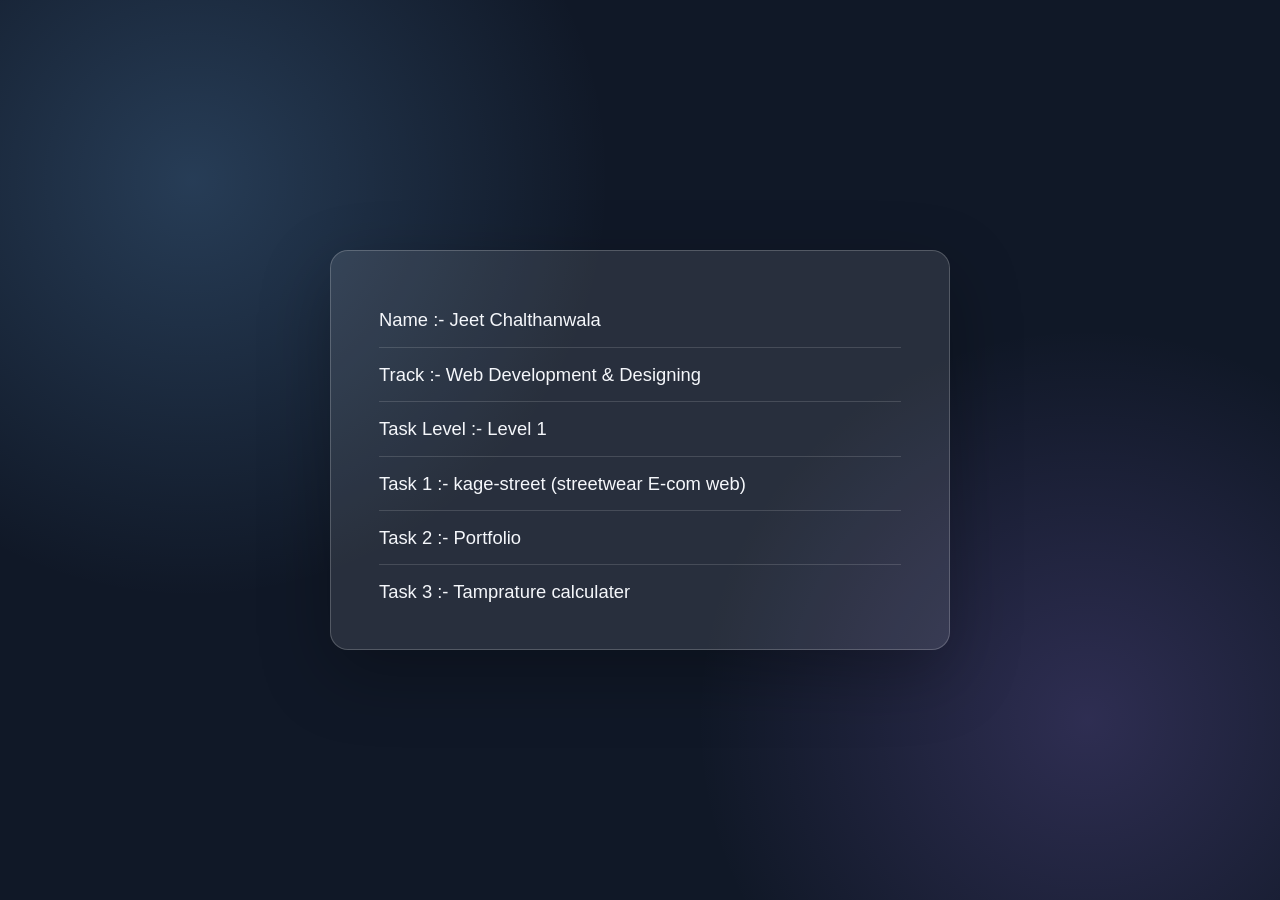
<file: Profile/index.html>
<!DOCTYPE html>
<html lang="en">

<head>
	<meta charset="UTF-8">
	<meta name="viewport" content="width=device-width, initial-scale=1.0">
	<meta name="description" content="Jeet Chalthanwala's Level 1 web development and designing task portfolio.">
	<title>Jeet Chalthanwala | Web Development &amp; Designing</title>
	<link rel="preconnect" href="https://fonts.googleapis.com">
	<link rel="preconnect" href="https://fonts.gstatic.com" crossorigin>
	<link href="https://fonts.googleapis.com/css2?family=DM+Mono:wght@400;500&family=Manrope:wght@400;500;600;700;800&display=swap" rel="stylesheet">
	<link rel="stylesheet" href="css/style.css">
</head>

<body>
	<main class="profile">
		<p>Name :- Jeet Chalthanwala</p>
		<p>Track :- Web Development &amp; Designing</p>
		<p>Task Level :- Level 1</p>
		<p>Task 1 :- kage-street (streetwear E-com web)</p>
		<p>Task 2 :- Portfolio</p>
		<p>Task 3 :- Tamprature calculater</p>
	</main>
</body>

</html>
</file>
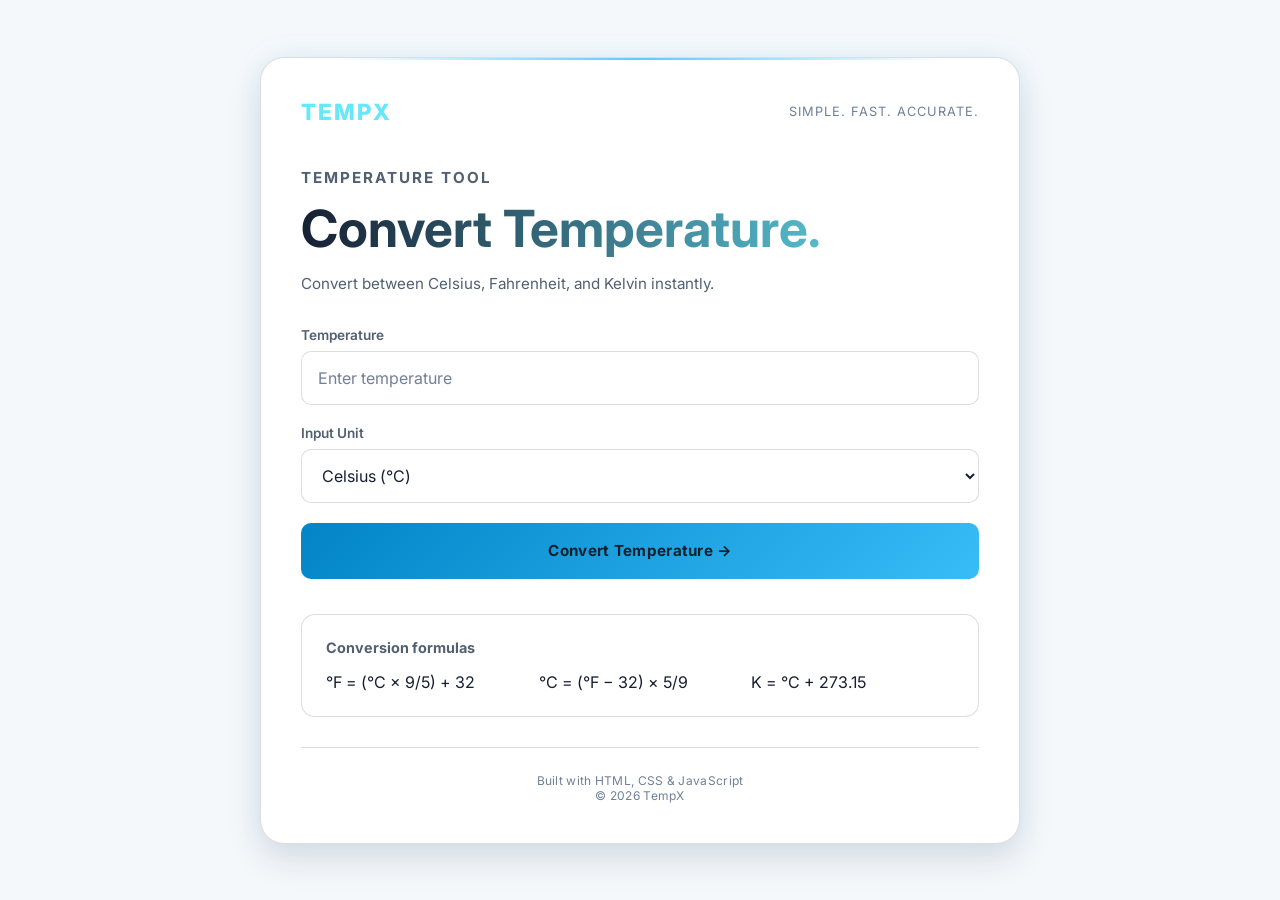
<file: tamp L1-T3/index.html>
<!DOCTYPE html>
<html lang="en">

<head>

    <meta charset="UTF-8">

    <meta
        name="viewport"
        content="width=device-width, initial-scale=1.0"
    >

    <meta
        name="description"
        content="TempX - A simple and accurate temperature converter."
    >

    <title>TempX | Temperature Converter</title>


    <!-- Google Font -->

    <link rel="preconnect" href="https://fonts.googleapis.com">

    <link
        rel="preconnect"
        href="https://fonts.gstatic.com"
        crossorigin
    >

    <link
        href="https://fonts.googleapis.com/css2?family=Inter:wght@400;500;600;700;800&display=swap"
        rel="stylesheet"
    >


    <!-- CSS -->

    <link
        rel="stylesheet"
        href="css/style.css"
    >

</head>


<body>


    <main class="page">


        <section class="converter-card">


            <header class="converter-header">

                <div class="logo">
                    TEMP<span>X</span>
                </div>

                <p class="tagline">
                    Simple. Fast. Accurate.
                </p>

            </header>



            <div class="intro">

                <p class="eyebrow">
                    TEMPERATURE TOOL
                </p>

                <h1>
                    Convert
                    <span>Temperature.</span>
                </h1>

                <p>
                    Convert between Celsius, Fahrenheit,
                    and Kelvin instantly.
                </p>

            </div>



            <form
                id="temperatureForm"
                class="converter-form"
            >


                <div class="form-group">

                    <label for="temperature">
                        Temperature
                    </label>

                    <input
                        type="number"
                        id="temperature"
                        name="temperature"
                        placeholder="Enter temperature"
                        step="any"
                        autocomplete="off"
                    >

                </div>



                <div class="form-group">

                    <label for="inputUnit">
                        Input Unit
                    </label>

                    <select
                        id="inputUnit"
                        name="inputUnit"
                    >

                        <option value="celsius">
                            Celsius (°C)
                        </option>

                        <option value="fahrenheit">
                            Fahrenheit (°F)
                        </option>

                        <option value="kelvin">
                            Kelvin (K)
                        </option>

                    </select>

                </div>



                <div
                    id="errorMessage"
                    class="error-message"
                    role="alert"
                    aria-live="polite"
                >
                </div>



                <button
                    type="submit"
                    id="convertButton"
                    class="convert-button"
                >
                    Convert Temperature
                    <span>→</span>
                </button>

            </form>



            <section
                id="results"
                class="results"
                aria-live="polite"
            >

                <div class="results-header">

                    <p class="eyebrow">
                        CONVERSION RESULTS
                    </p>

                    <p id="resultSummary">
                        Enter a temperature to begin.
                    </p>

                </div>



                <div class="result-grid">


                    <article
                        id="celsiusResult"
                        class="result-card"
                    >

                        <div class="result-icon">
                            °C
                        </div>

                        <div>

                            <p>
                                Celsius
                            </p>

                            <h2>
                                <span class="result-value">
                                    —
                                </span>

                                <small>
                                    °C
                                </small>
                            </h2>

                        </div>

                    </article>



                    <article
                        id="fahrenheitResult"
                        class="result-card"
                    >

                        <div class="result-icon">
                            °F
                        </div>

                        <div>

                            <p>
                                Fahrenheit
                            </p>

                            <h2>
                                <span class="result-value">
                                    —
                                </span>

                                <small>
                                    °F
                                </small>
                            </h2>

                        </div>

                    </article>



                    <article
                        id="kelvinResult"
                        class="result-card"
                    >

                        <div class="result-icon">
                            K
                        </div>

                        <div>

                            <p>
                                Kelvin
                            </p>

                            <h2>
                                <span class="result-value">
                                    —
                                </span>

                                <small>
                                    K
                                </small>
                            </h2>

                        </div>

                    </article>

                </div>

            </section>



            <section class="formula-section">

                <p class="formula-title">
                    Conversion formulas
                </p>


                <div class="formulas">

                    <span>
                        °F = (°C × 9/5) + 32
                    </span>

                    <span>
                        °C = (°F − 32) × 5/9
                    </span>

                    <span>
                        K = °C + 273.15
                    </span>

                </div>

            </section>



            <footer class="converter-footer">

                <p>
                    Built with HTML, CSS & JavaScript
                </p>

                <p>
                    © 2026 TempX
                </p>

            </footer>

        </section>

    </main>



    <script src="js/script.js"></script>

</body>

</html>
</file>
<file: Profile/css/style.css>
* {
	box-sizing: border-box;
	margin: 0;
	padding: 0;
}

body {
	align-items: center;
	background:
		radial-gradient(circle at 15% 20%, rgba(120, 191, 255, 0.22), transparent 32%),
		radial-gradient(circle at 85% 80%, rgba(168, 133, 255, 0.2), transparent 30%),
		#101827;
	color: #f5f7fb;
	display: flex;
	font-family: Arial, sans-serif;
	justify-content: center;
	line-height: 1.6;
	min-height: 100vh;
}

.profile {
	background: rgba(255, 255, 255, 0.1);
	border: 1px solid rgba(255, 255, 255, 0.2);
	border-radius: 18px;
	box-shadow: 0 24px 70px rgba(0, 0, 0, 0.28);
	margin: 24px;
	max-width: 620px;
	padding: 42px 48px;
	width: min(100% - 48px, 620px);
}

.profile p {
	border-bottom: 1px solid rgba(255, 255, 255, 0.14);
	font-size: clamp(1rem, 2vw, 1.15rem);
	padding: 12px 0;
}

.profile p:last-child {
	border-bottom: 0;
	padding-bottom: 0;
}

@media (max-width: 520px) {
	.profile {
		padding: 28px 24px;
	}
}
</file>
<file: tamp L1-T3/css/style.css>
/* TempX - Temperature Converter */

/* Reset */

* {
    margin: 0;
    padding: 0;
    box-sizing: border-box;
}

:root {
    --bg-primary: #f4f8fb;
    --bg-secondary: #ffffff;
    --card-bg: #ffffff;
    --card-light: #eef6fa;

    --text-primary: #172033;
    --text-secondary: #526071;
    --text-muted: #718096;

    --accent: #38bdf8;
    --accent-light: #67e8f9;
    --accent-dark: #0284c7;

    --success: #34d399;
    --error: #fb7185;

    --border: rgba(23, 32, 51, 0.15);

    --shadow:
        0 15px 35px rgba(23, 32, 51, 0.12),
        0 0 30px rgba(56, 189, 248, 0.08);

    --radius-lg: 24px;
    --radius-md: 14px;
    --radius-sm: 10px;
}

html {
    scroll-behavior: smooth;
}

body {
    font-family: "Inter", sans-serif;
    background: var(--bg-primary);

    color: var(--text-primary);
    min-height: 100vh;
}


/* Main Page */

.page {
    min-height: 100vh;

    display: flex;
    justify-content: center;
    align-items: center;

    padding: 40px 20px;
}


/* Converter Card */

.converter-card {
    width: min(100%, 760px);

    background: var(--card-bg);

    border: 1px solid var(--border);

    border-radius: var(--radius-lg);

    padding: 40px;

    box-shadow: var(--shadow);

    backdrop-filter: blur(18px);
    -webkit-backdrop-filter: blur(18px);

    position: relative;
    overflow: hidden;
}


/* Top decorative line */

.converter-card::before {
    content: "";

    position: absolute;

    top: 0;
    left: 10%;
    right: 10%;

    height: 2px;

    background: linear-gradient(
        90deg,
        transparent,
        var(--accent),
        transparent
    );

    opacity: 0.8;
}


/* Header */

.converter-header {
    display: flex;
    justify-content: space-between;
    align-items: center;

    margin-bottom: 40px;
}

.logo {
    font-size: 1.4rem;
    font-weight: 800;

    letter-spacing: 2px;

    color: var(--accent-light);
}

.tagline {
    color: var(--text-muted);

    font-size: 0.8rem;

    letter-spacing: 1px;

    text-transform: uppercase;
}


/* Intro */

.intro {
    margin-bottom: 30px;
}

.eyebrow {
    display: inline-block;

    color: var(--accent);

    font-size: 0.75rem;

    font-weight: 700;

    letter-spacing: 2px;

    text-transform: uppercase;

    margin-bottom: 10px;
}

.intro h1 {
    font-size: clamp(2rem, 5vw, 3.2rem);

    line-height: 1.1;

    margin-bottom: 14px;

    background: linear-gradient(
        90deg,
        var(--text-primary),
        var(--accent-light)
    );

    -webkit-background-clip: text;
    background-clip: text;

    color: transparent;
}

.intro p {
    color: var(--text-secondary);

    font-size: 0.95rem;

    line-height: 1.7;

    max-width: 560px;
}


/* Form */

.converter-form {
    margin-top: 25px;
}

.form-group {
    margin-bottom: 20px;
}

.form-group label {
    display: block;

    margin-bottom: 8px;

    font-size: 0.85rem;

    font-weight: 600;

    color: var(--text-secondary);
}


/* Input + Select */

.form-group input,
.form-group select {
    width: 100%;

    height: 54px;

    padding: 0 16px;

    border: 1px solid var(--border);

    border-radius: var(--radius-sm);

    outline: none;

    background: var(--bg-secondary);

    color: var(--text-primary);

    font-family: inherit;

    font-size: 1rem;

    transition:
        border-color 0.25s ease,
        box-shadow 0.25s ease,
        background 0.25s ease;
}


/* Input */

.form-group input::placeholder {
    color: var(--text-muted);
}


/* Focus */

.form-group input:focus,
.form-group select:focus {
    border-color: var(--accent);

    background: #eef6fa;

    box-shadow:
        0 0 0 3px rgba(56, 189, 248, 0.1),
        0 0 25px rgba(56, 189, 248, 0.08);
}


/* Select arrow */

.form-group select {
    cursor: pointer;
}


/* Error Message */

.error-message {
    color: var(--error);

    font-size: 0.85rem;

    line-height: 1.5;

    margin-bottom: 15px;

    min-height: 20px;
}

.error-message:empty {
    display: none;
}


/* Convert Button */

.convert-button {
    width: 100%;

    height: 56px;

    border: none;

    border-radius: var(--radius-sm);

    background: linear-gradient(
        135deg,
        var(--accent-dark),
        var(--accent)
    );

    color: #10202c;

    font-family: inherit;

    font-size: 0.95rem;

    font-weight: 700;

    letter-spacing: 0.3px;

    cursor: pointer;

    transition:
        transform 0.25s ease,
        box-shadow 0.25s ease,
        filter 0.25s ease;
}

.convert-button:hover {
    transform: translateY(-2px);

    filter: brightness(1.08);

    box-shadow:
        0 12px 30px rgba(56, 189, 248, 0.25);
}

.convert-button:active {
    transform: translateY(0);
}

.convert-button:focus-visible {
    outline: 2px solid var(--accent-light);

    outline-offset: 3px;
}


/* Results */

.results {
    margin-top: 38px;

    padding-top: 32px;

    border-top: 1px solid var(--border);
}

.results-header {
    margin-bottom: 20px;
}

.results-header h2 {
    font-size: 1.2rem;

    margin-bottom: 5px;
}

.results-header p {
    color: var(--text-muted);

    font-size: 0.85rem;
}


/* Result Grid */

.result-grid {
    display: grid;

    grid-template-columns: repeat(3, 1fr);

    gap: 14px;
}


/* Result Card */

.result-card {
    background: var(--card-light);

    border: 1px solid var(--border);

    border-radius: var(--radius-md);

    padding: 22px 16px;

    text-align: center;

    transition:
        transform 0.25s ease,
        border-color 0.25s ease,
        box-shadow 0.25s ease;
}

.result-card:hover {
    transform: translateY(-4px);

    border-color: rgba(56, 189, 248, 0.35);

    box-shadow:
        0 12px 30px rgba(0, 0, 0, 0.25);
}


/* Result Icon */

.result-icon {
    width: 42px;
    height: 42px;

    display: flex;

    justify-content: center;
    align-items: center;

    margin: 0 auto 14px;

    border-radius: 50%;

    background: rgba(56, 189, 248, 0.1);

    color: var(--accent-light);

    font-size: 0.9rem;

    font-weight: 800;
}


/* Result Value */

.result-value {
    font-size: clamp(1.3rem, 3vw, 1.8rem);

    font-weight: 700;

    color: var(--text-primary);

    margin-bottom: 5px;

    word-break: break-word;
}

.result-card small {
    color: var(--text-muted);

    font-size: 0.75rem;

    text-transform: uppercase;

    letter-spacing: 1px;
}


/* Formula Section */

.formula-section {
    margin-top: 35px;

    padding: 24px;

    background: #ffffff;

    border: 1px solid var(--border);

    border-radius: var(--radius-md);
}

.formula-title {
    font-size: 0.9rem;

    font-weight: 700;

    margin-bottom: 16px;

    color: var(--text-secondary);
}

.formulas {
    display: grid;

    grid-template-columns: repeat(3, 1fr);

    gap: 10px;
}

.formulas p {
    padding: 12px;

    border-radius: var(--radius-sm);

    background: var(--card-light);

    color: var(--text-secondary);

    font-size: 0.78rem;

    line-height: 1.5;

    text-align: center;
}

.formulas strong {
    color: var(--accent-light);
}


/* Footer */

.converter-footer {
    text-align: center;

    margin-top: 30px;

    padding-top: 25px;

    border-top: 1px solid var(--border);

    color: var(--text-muted);

    font-size: 0.75rem;

    letter-spacing: 0.3px;
}


/* Responsive Design */


/* Tablet */

@media (max-width: 700px) {

    .converter-card {
        padding: 30px;
    }

    .result-grid {
        grid-template-columns: 1fr;
    }

    .result-card {
        padding: 18px;
    }

    .formulas {
        grid-template-columns: 1fr;
    }
}


/* Mobile */

@media (max-width: 500px) {

    .page {
        padding: 20px 12px;
    }

    .converter-card {
        padding: 24px 18px;

        border-radius: 18px;
    }

    .converter-header {
        margin-bottom: 30px;
    }

    .logo {
        font-size: 1.15rem;
    }

    .tagline {
        font-size: 0.65rem;
    }

    .intro h1 {
        font-size: 2rem;
    }

    .intro p {
        font-size: 0.88rem;
    }

    .form-group input,
    .form-group select {
        height: 50px;
    }

    .convert-button {
        height: 52px;
    }

    .formula-section {
        padding: 18px;
    }
}


/* Small Mobile */

@media (max-width: 360px) {

    .converter-card {
        padding: 20px 14px;
    }

    .converter-header {
        align-items: flex-start;

        flex-direction: column;

        gap: 5px;
    }

    .intro h1 {
        font-size: 1.8rem;
    }
}
</file>
